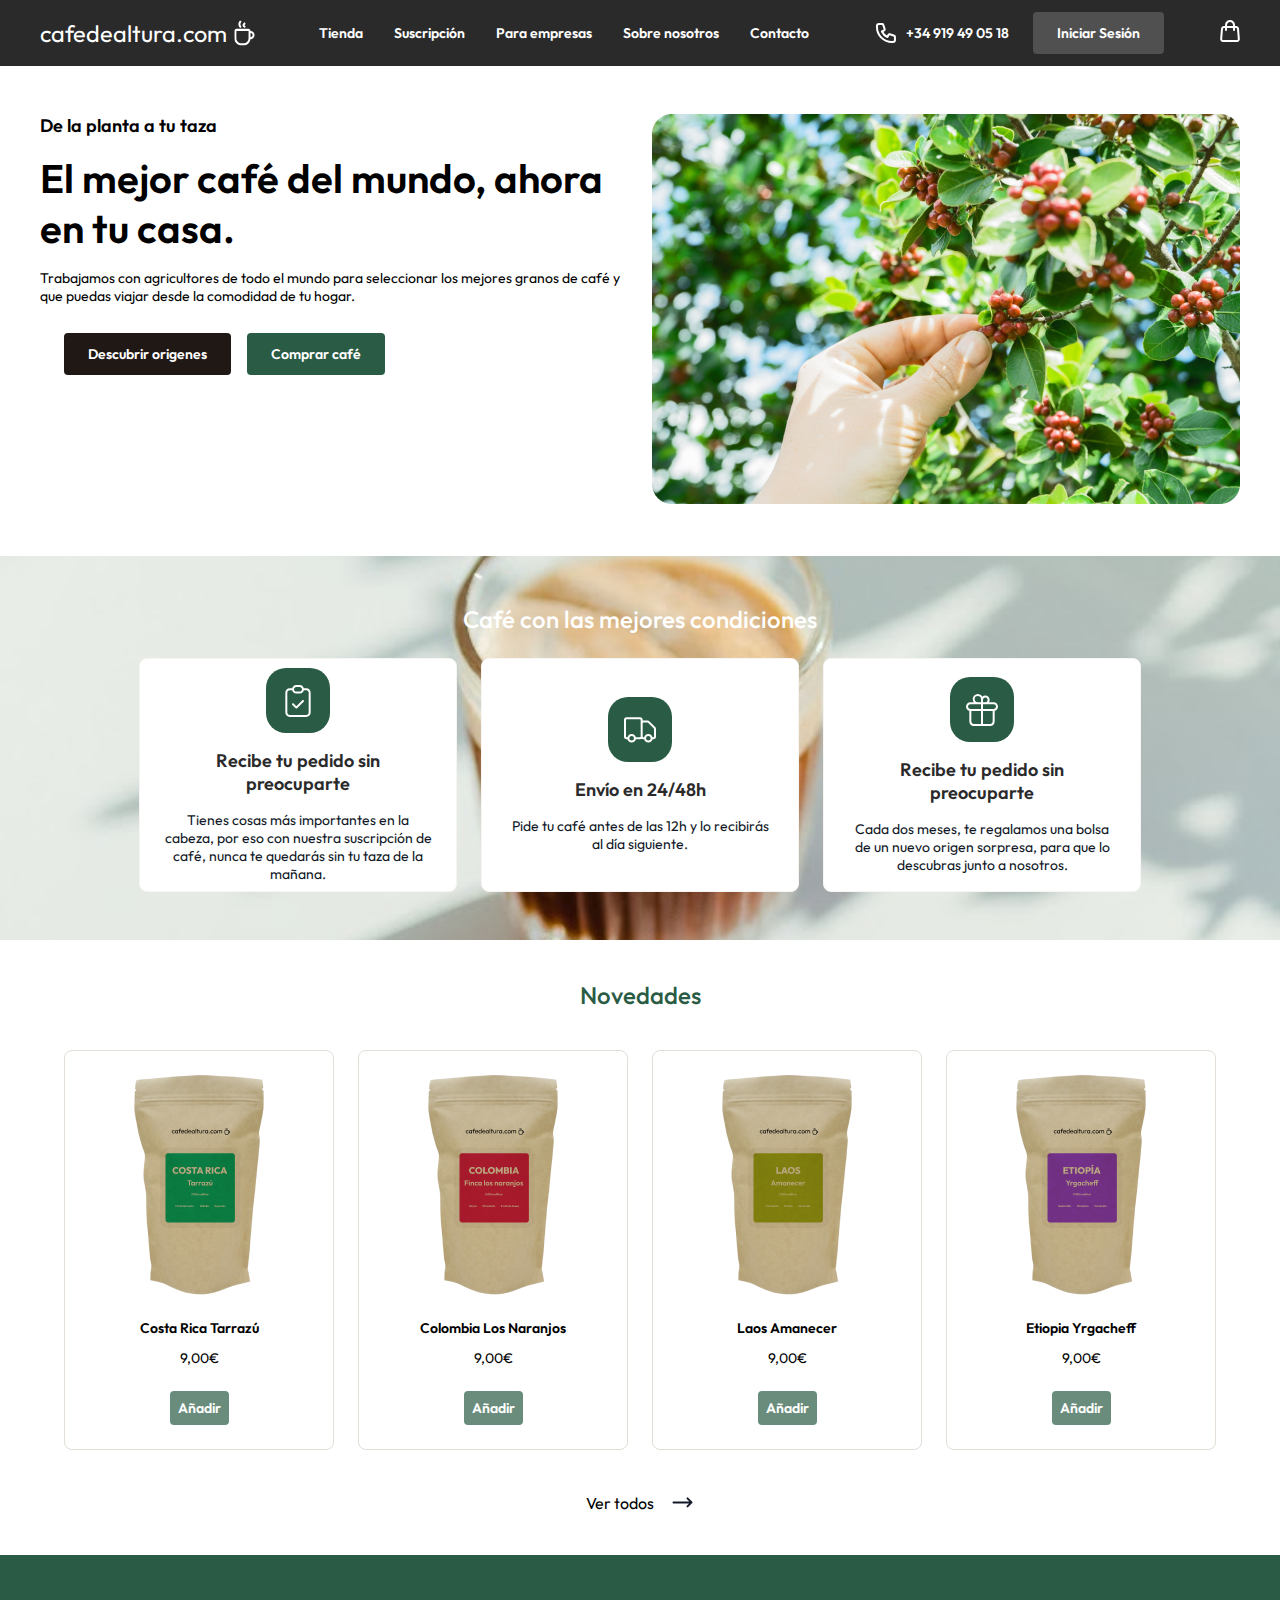
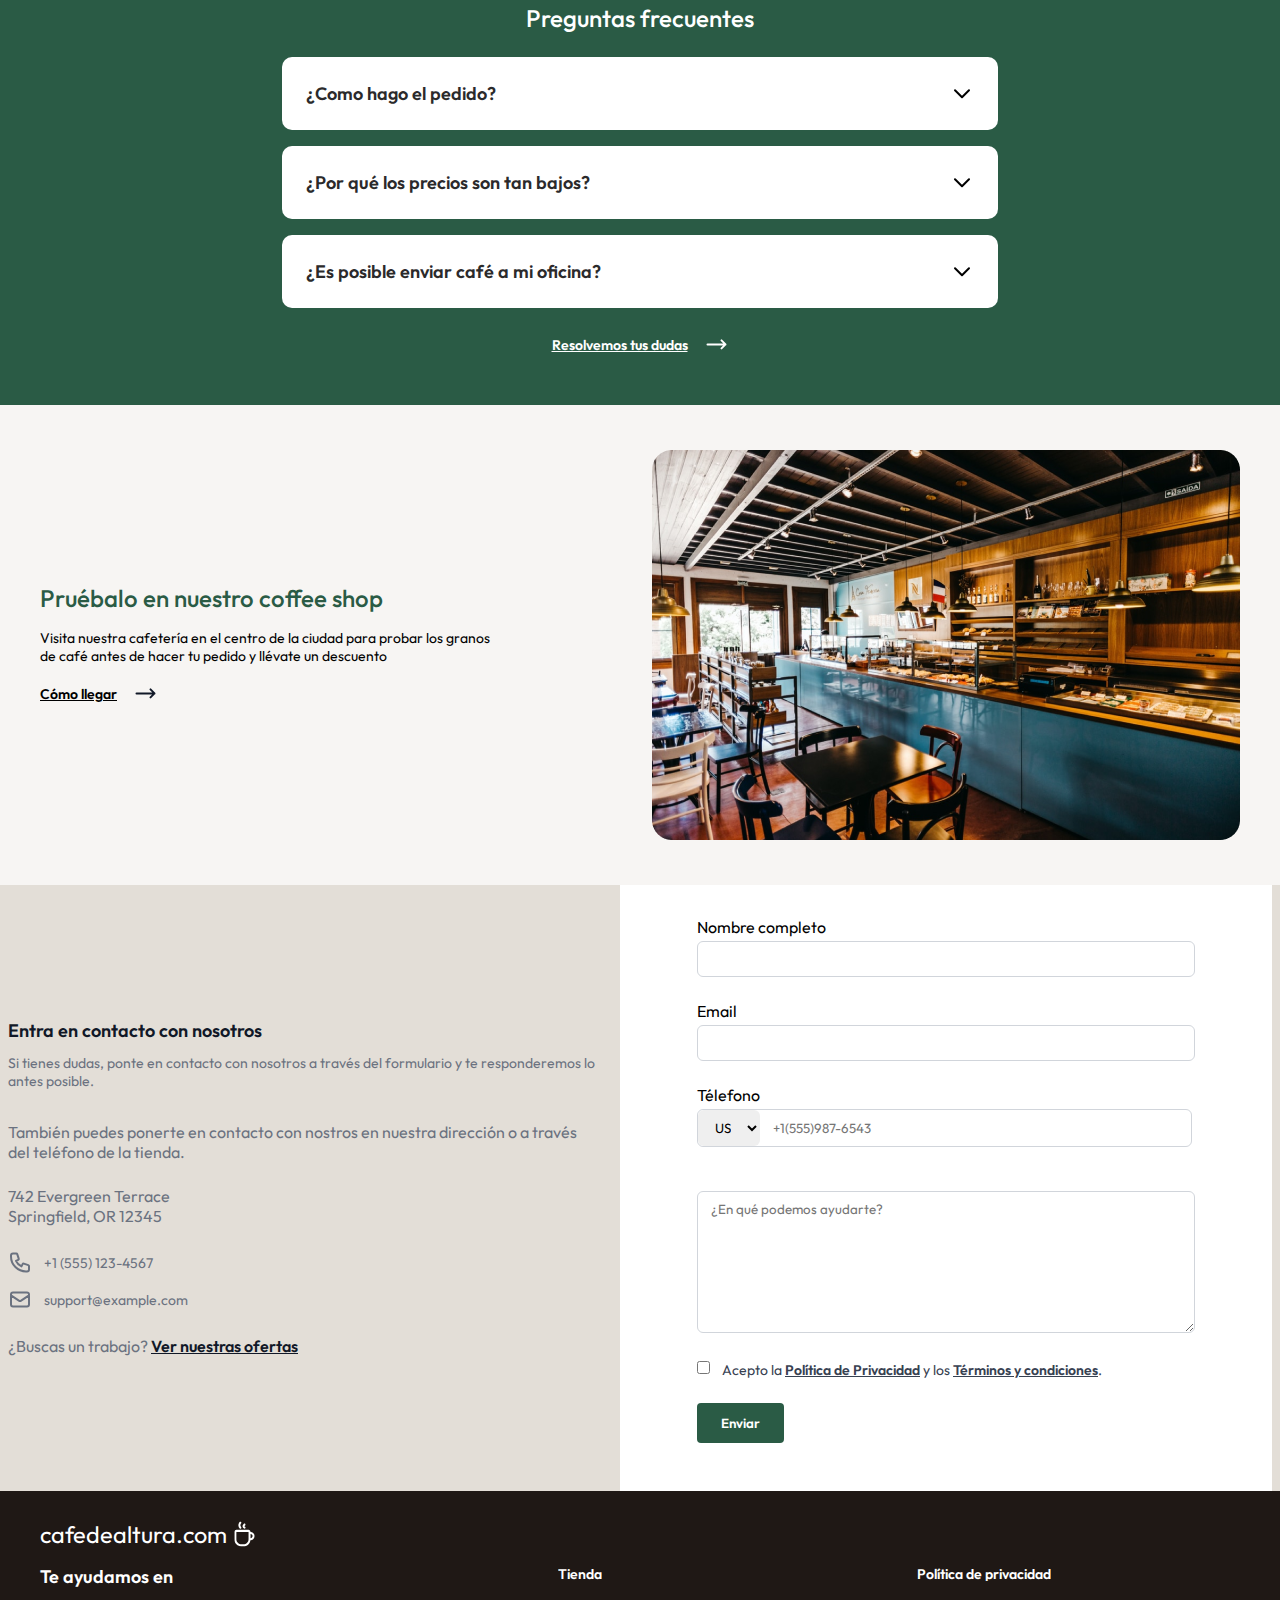
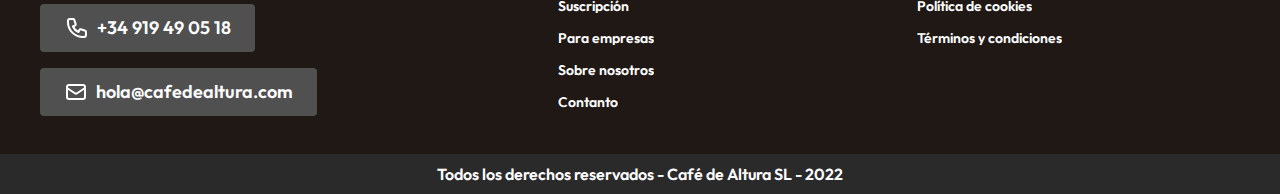
<file: index.html>
<!DOCTYPE html>
<html lang="en">

<head>
    <meta charset="UTF-8">
    <meta name="viewport" content="width=device-width, initial-scale=1.0">
    <title>Cafe de Altura</title>
    <link rel="shortcut icon" href="favicon/favicon.ico" type="image/x-icon">
    <link rel="stylesheet" href="style.css">
</head>

<body>


    <!-- Header (Barra de navegacion) -->


    <header>
        <nav class="nav flex">

            <a href="index.html" class="navLogo flex">
                <p class="logo">cafedealtura.com</p>
                <img src="images/icons/coffe_white.svg" alt="logo cafedealtura">
            </a>

            <ul class="navLinks hoverLinks flex">
                <li><a href="pages/shop.html">Tienda</a></li>
                <li><a href="">Suscripción</a></li>
                <li><a href="">Para empresas</a></li>
                <li><a href="">Sobre nosotros</a></li>
                <li><a href="">Contacto</a></li>
            </ul>
            <div class="telefonoNav flex">
                <a href="tel:+34919490518" class="flex">
                    <p class="gapTelefonoNav flex"><img src="images/icons/phone_white.svg" alt="phone_white">+34 919 49 05 18</p>
                </a>
                <button class="botonSesion logo">Iniciar Sesión</button>
            </div>

            
            <!-- <img src="images/icons/moon.svg" alt="Tema oscuro" class="sizeMoon" id="cambiar-tema"> -->
              

            <a href="pages/basket.html"><img src="images/icons/basket_white.svg" alt="basket_white"></a>
            
        </nav>
    </header>


    <!-- Primera parte del body (1er div) -->


    <div class="div1 flex">
        <div class="div1interior flex column">
            <h2>De la planta a tu taza</h2>
            <h1>El mejor café del mundo, ahora en tu casa.</h1>
            <p>Trabajamos con agricultores de todo el mundo para seleccionar los mejores granos de café y que puedas
                viajar desde la comodidad de tu hogar.</p>
            <div class="botonDiv1 flex">
                <button class="botonDiv2 botonDiv1color1 pointer">Descubrir origenes</button>
                <a href="pages/shop.html"><button class="botonDiv3 botonDiv1color2 pointer">Comprar café</button></a>
            </div>
        </div>
        <div>
            <img src="images/photos/ArbolCafe.png" alt="Arbol de café">
        </div>
    </div>



    <!-- Segundo div (cards) -->





    <div>
        <div class="divCards flex column centerItems">

            <h2>Café con las mejores condiciones</h2>


            <div class="divCardsTarjetas flex">
                <div class="card flex column centerItems">
                    <img src="images/icons/clipboardCheck_white.svg" alt="Check Pizara" class="cardCuadro flex column">
                    <p class="cardTitulo">Recibe tu pedido sin preocuparte</p>
                    <p class="cardParrafo">Tienes cosas más importantes en la cabeza, por eso con nuestra suscripción de
                        café, nunca te quedarás sin tu taza de la mañana. </p>
                </div>

                <div class="card flex column centerItems">
                    <img src="images/icons/truck_white.svg" alt="Camion blanco" class="cardCuadro flex column">
                    <p class="cardTitulo">Envío en 24/48h</p>
                    <p class="cardParrafo">Pide tu café antes de las 12h y lo recibirás al día siguiente.</p>
                </div>

                <div class="card flex column centerItems">
                    <img src="images/icons/gift_white.svg" alt="Regalo blanco" class="cardCuadro flex column">
                    <p class="cardTitulo">Recibe tu pedido sin preocuparte</p>
                    <p class="cardParrafo">Cada dos meses, te regalamos una bolsa de un nuevo origen sorpresa, para que
                        lo descubras junto a nosotros.</p>
                </div>
            </div>
        </div>
    </div>




    <!-- Tercer div (producto) -->


    <div class="divProducto flex column">
        <h2 class="novedades">Novedades</h2>
        <div class="divContenedorProducto flex">
            <div class="producto flex column centerItems">
                <img src="images/products/costaRicaTarrazu.png" alt="Costa Rica Tarrazu">
                <div class="nombrePrecio flex column">
                    <p class="nombre">Costa Rica Tarrazú</p>
                    <p class="precio">9,00€</p>
                </div>
                <button class="botonAnadir">Añadir</button>
            </div>
            <div class="producto flex column centerItems">
                <img src="images/products/colombiaLosNaranjos.png" alt="">
                <div class="nombrePrecio flex column center">
                    <p class="nombre">Colombia Los Naranjos</p>
                    <p class="precio">9,00€</p>
                </div>
                <button class="botonAnadir">Añadir</button>
            </div>
            <div class="producto flex column centerItems">
                <img src="images/products/laosAmanecer.png" alt="">
                <div class="nombrePrecio flex column center">
                    <p class="nombre">Laos Amanecer</p>
                    <p class="precio">9,00€</p>
                </div>
                <button class="botonAnadir">Añadir</button>
            </div>
            <div class="producto flex column centerItems">
                <img src="images/products/etiopiaYrgacheff.png" alt="">
                <div class="nombrePrecio flex column center">
                    <p class="nombre">Etiopia Yrgacheff</p>
                    <p class="precio">9,00€</p>
                </div>
                <button class="botonAnadir">Añadir</button>
            </div>
        </div>
        <div class="verTodos flex centerItems">
            <a href="pages/shop.html">
                <p>Ver todos</p>
            </a>
            <img src="images/icons/rightArrow_black.svg" alt="Flecha siguiente">
        </div>
    </div>


    <!-- Cuarto div (Preguntas Frecuentes) -->


    <div class="divPreguntas flex column centerItems">
        <h2>Preguntas frecuentes</h2>



        <div class="divPreguntasCards flex column startItems">
            <div class="preguntasCards flex column startItems pointer">
                <div class="preguntasCardsTitulo flex centerItems noOculto">
                    <h3>¿Como hago el pedido?</h3>
                    <img src="images/icons/desplegable_black.svg" alt="flechas negra hacia abajo">
                </div>
                <div class="preguntasCardsDivisor oculto1"></div>
                <p class="parrafoCardPreguntas oculto2">Selecciona el café que desees probar y completa el proceso de
                    compra. Si lo prefieres, te preguntaremos cada cuánto quieres que te lo mandemos a casa y así nunca
                    te quedarás sin café.</p>
            </div>


            <div class="preguntasCards flex column startItems pointer">
                <div class="preguntasCardsTitulo flex centerItems noOculto">
                    <h3>¿Por qué los precios son tan bajos?</h3>
                    <img src="images/icons/desplegable_black.svg" alt="flechas negra hacia abajo">
                </div>
                <div class="preguntasCardsDivisor oculto1"></div>
                <p class="parrafoCardPreguntas oculto2">Viajamos constantemente para encontrar los mejores granos y a
                    los agricultores más exigentes. Si podemos ofrecerte estos precios es porque tratamos directamente
                    con los productores de café, sin intermediarios. Así obtenemos el mejor precio para ti y la persona
                    que está detrás de los granos de café recibe el mayor beneficio posible.</p>
            </div>


            <div class="preguntasCards flex column startItems pointer">
                <div class="preguntasCardsTitulo flex centerItems noOculto">
                    <h3>¿Es posible enviar café a mi oficina?</h3>
                    <img src="images/icons/desplegable_black.svg" alt="flechas negra hacia abajo">
                </div>
                <div class="preguntasCardsDivisor oculto1"></div>
                <p class="parrafoCardPreguntas oculto2">Cualquier sitio que disponga de una dirección postal y este
                    dentro del territorio nacional es valido para la entrega de nuestro café, no importa si es su
                    oficina o su fabrica de pelucas.</p>
            </div>

        </div>




        <div class="verTodos flex centerItems">
            <a href="">
                <p class="resolvemosTusDudas">Resolvemos tus dudas</p>
            </a>
            <img src="images/icons/rightArrow_white.svg" alt="Flecha siguiente">
        </div>
    </div>



    <!-- Quinto div (Pruebalo en nuestro Coffe shop) -->



    <div class="divCafeteria flex">
        <div class="divCafeteriaInterior flex">
            <div class="divCafeteriaInterior2 flex column startItems">
                <h2>Pruébalo en nuestro coffee shop</h2>
                <p>Visita nuestra cafetería en el centro de la ciudad para probar los granos de café antes de hacer tu
                    pedido y llévate un descuento</p>
                <div class="gapCafeteria flex centerItems">
                    <a href="">Cómo llegar</a>
                    <img src="images/icons/rightArrow_black.svg" alt="flecha a la derecha">
                </div>
            </div>
            <img src="images/photos/Cafeteria.png" alt="Cafetaria">
        </div>
    </div>



    <!-- Sexto div (Contacto) -->



    <div class="divContactoFuera flex">

        <div class="divContactoDentro flex">
            <div class="divContactoIzquierda flex column">
                <div class="divContactoIzquierdaTitulo flex column">
                    <h3>Entra en contacto con nosotros</h3>
                    <p>Si tienes dudas, ponte en contacto con nosotros a través del formulario y te responderemos lo
                        antes posible.</p>
                </div>

                <div class="divContactoIzquierdaDatos flex column">
                    <p>También puedes ponerte en contacto con nostros en nuestra dirección o a través del teléfono de la
                        tienda.</p>
                    <div>
                        <P>742 Evergreen Terrace</P>
                        <P>Springfield, OR 12345</P>
                    </div>
                    <div class="divContactoIzquierdaTelefonoEmail flex column">
                        <div class="divContactoIzquierdaTelefono flex">
                            <img src="images/icons/phone_grey.svg" alt="telefono gris">
                            <p>+1 (555) 123-4567</p>
                        </div>
                        <div class="divContactoIzquierdaTelefono flex">
                            <img src="images/icons/mail_grey.svg" alt="correo gris">
                            <p>support@example.com</p>
                        </div>
                    </div>
                    <p>¿Buscas un trabajo? <span class="spanLink"><a href="">Ver nuestras ofertas</a></span></p>
                </div>
            </div>



            <div class="divContactoFormularioFuera flex column">

                <form class="divContactoFormularioDentro flex column" action="" method="post">

                    
                    <div class="formularioNombre">
                        <label for="nombre">Nombre completo</label>
                        <input type="text" name="nombre" class="formularioNombreInput">
                    </div>

                    <div class="formularioNombre">
                        <label for="email">Email</label>
                        <input type="email" name="telefono" class="formularioNombreInput">
                    </div>

                    <div class="formularioNombre">
                        <label for="telefono">Télefono</label>
                        <div class="bordeTelefono flex">
                            
                                <select name="pais" id="pais" class="telefonoSelector">
                                    <option value="US">US</option>
                                    <option value="ES">ES</option>
                                </select>
                                
                            
                            <input type="tel" name="numero" placeholder="+1(555)987-6543" class="telefonoAncho telefonoSelector">
                        </div>
                    </div>

                    <div class="formularioAreaTextoVacio">
                        <label for="textarea"></label>
                        <br>
                        <textarea class="textArea" name="ayuda" id="ayuda" cols="30" rows="10" placeholder="¿En qué podemos ayudarte?"></textarea>
                    </div>

                    <div class="checkBoxPolitica">
                        <input type="checkbox" name="politica" id="politica">
                        <p>Acepto la <span class="spanPolitica">Política de Privacidad</span> y los <span class="spanPolitica">Términos y condiciones</span>.</p>
                    </div>

                    <button class="botonEnviar"><a href="">Enviar</a></button>

                </form>

            </div>
        </div>

    </div>



    <!-- Septimo div Footer -->



    <div class="footerFuera">

        <div class="footerDentro">

            <a href="index.html" class="navLogo flex">
                <p class="logoFooter">cafedealtura.com</p>
                <img src="images/icons/coffe_white.svg" alt="logo">
            </a>

            <div class="footerDentroAbajo">

                <div class="footerTeAyudamos">
                    <p>Te ayudamos en</p>

                    <a href="tel: +34 919 49 05 18" class="botonTelefono">
                        <img src="images/icons/phone_white.svg" alt="">
                        <p>+34 919 49 05 18</p>
                    </a>

                    <a href="mailto: hola@cafedealtura.com" class="botonTelefono">
                        <img src="images/icons/mail_white.svg" alt="">
                        <p>hola@cafedealtura.com</p>
                    </a>


                </div>
                
                
                <div class="linksFooter1">
                    <a href=""><p>Tienda</p></a>
                    <a href=""><p>Suscripción</p></a>
                    <a href=""><p>Para empresas</p></a>
                    <a href=""><p>Sobre nosotros</p></a>
                    <a href=""><p>Contanto</p></a>

                </div>
                
                
                <div class="linksFooter2">
                    <a href=""><p>Política de privacidad</p></a>
                    <a href=""><p>Política de cookies</p></a>
                    <a href=""><p>Términos y condiciones</p></a>
                </div>


            </div>

        </div>
        
        <div class="footerDerechosReservados">
            <p>Todos los derechos reservados - Café de Altura SL - 2022</p>
        </div>

    </div>


<script src="temaoscuro.js"></script>

</body>

</html>
</file>
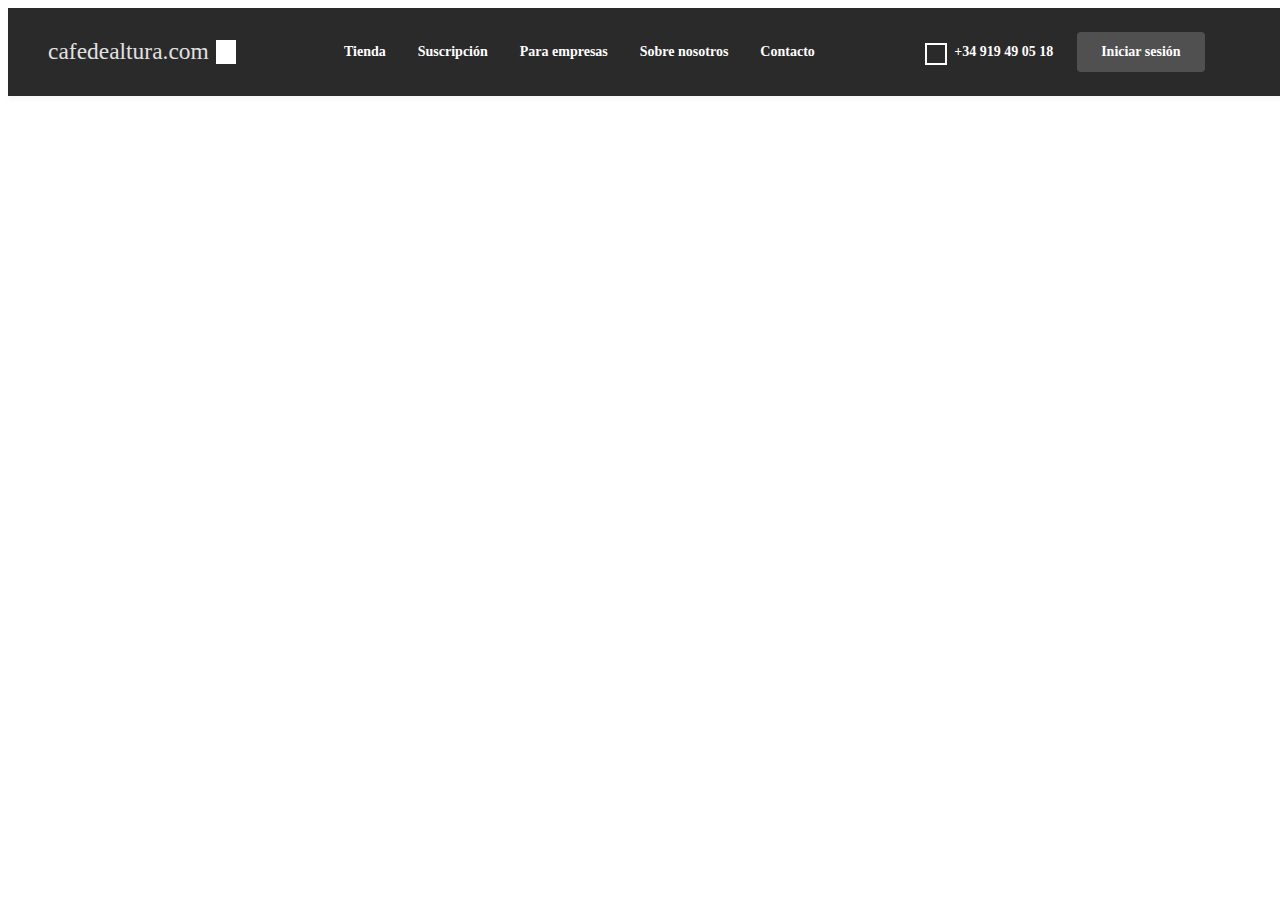
<file: prueba.html>
<!DOCTYPE html>
<html lang="en">
<head>
    <meta charset="UTF-8">
    <meta name="viewport" content="width=device-width, initial-scale=1.0">
    <title>Document</title>
</head>
<body>
    <div style="width: 1280px; height: 64px; padding-left: 40px; padding-right: 40px; padding-top: 12px; padding-bottom: 12px; background: #2B2A2B; box-shadow: 0px 4px 4px rgba(0, 0, 0, 0.03); justify-content: space-between; align-items: center; display: inline-flex">
        <div style="justify-content: flex-start; align-items: center; gap: 7.33px; display: flex">
          <div style="opacity: 0.86; color: white; font-size: 23.46px; font-family: Outfit; font-weight: 400; line-height: 35.19px; word-wrap: break-word">cafedealtura.com</div>
          <div style="width: 20.53px; height: 24.93px; position: relative">
            <div style="width: 20.29px; height: 24.95px; left: -0px; top: -0.02px; position: absolute; background: white"></div>
          </div>
        </div>
        <div style="justify-content: flex-start; align-items: flex-start; gap: 16px; display: flex">
          <div style="padding: 8px; justify-content: flex-start; align-items: flex-start; gap: 8px; display: flex">
            <div style="color: white; font-size: 14px; font-family: Outfit; font-weight: 600; line-height: 16px; word-wrap: break-word">Tienda</div>
          </div>
          <div style="padding: 8px; justify-content: flex-start; align-items: flex-start; gap: 8px; display: flex">
            <div style="color: white; font-size: 14px; font-family: Outfit; font-weight: 600; line-height: 16px; word-wrap: break-word">Suscripción</div>
          </div>
          <div style="padding: 8px; justify-content: flex-start; align-items: flex-start; gap: 8px; display: flex">
            <div style="color: white; font-size: 14px; font-family: Outfit; font-weight: 600; line-height: 16px; word-wrap: break-word">Para empresas</div>
          </div>
          <div style="padding: 8px; justify-content: flex-start; align-items: flex-start; gap: 8px; display: flex">
            <div style="color: white; font-size: 14px; font-family: Outfit; font-weight: 600; line-height: 16px; word-wrap: break-word">Sobre nosotros</div>
          </div>
          <div style="padding: 8px; justify-content: flex-start; align-items: flex-start; gap: 8px; display: flex">
            <div style="color: white; font-size: 14px; font-family: Outfit; font-weight: 600; line-height: 16px; word-wrap: break-word">Contacto</div>
          </div>
        </div>
        <div style="justify-content: flex-start; align-items: center; gap: 24px; display: flex">
          <div style="justify-content: flex-start; align-items: center; gap: 8px; display: flex">
            <div style="width: 24px; height: 24px; position: relative">
              <div style="width: 18px; height: 18px; left: 3px; top: 3px; position: absolute; border: 2px white solid"></div>
            </div>
            <div style="color: white; font-size: 14px; font-family: Outfit; font-weight: 600; line-height: 16px; word-wrap: break-word">+34 919 49 05 18</div>
          </div>
          <div style="padding-left: 24px; padding-right: 24px; padding-top: 12px; padding-bottom: 12px; background: #515051; border-radius: 4px; justify-content: flex-start; align-items: flex-start; gap: 8px; display: flex">
            <div style="color: white; font-size: 14px; font-family: Outfit; font-weight: 600; line-height: 16px; word-wrap: break-word">Iniciar sesión</div>
          </div>
        </div>
        <div style="width: 24px; height: 24px; justify-content: center; align-items: center; display: flex">
          <div style="width: 24px; height: 24px; padding-left: 3.17px; padding-right: 3.17px; padding-top: 2px; padding-bottom: 2px; justify-content: center; align-items: center; display: inline-flex">
            <div style="width: 17.66px; height: 20px; position: relative">
              <div style="width: 17.66px; height: 14px; left: 0px; top: 6px; position: absolute; border: 2px white solid"></div>
              <div style="width: 8px; height: 9px; left: 4.83px; top: 0px; position: absolute; border: 2px white solid"></div>
            </div>
          </div>
        </div>
      </div>
      
</body>
</html>
</file>
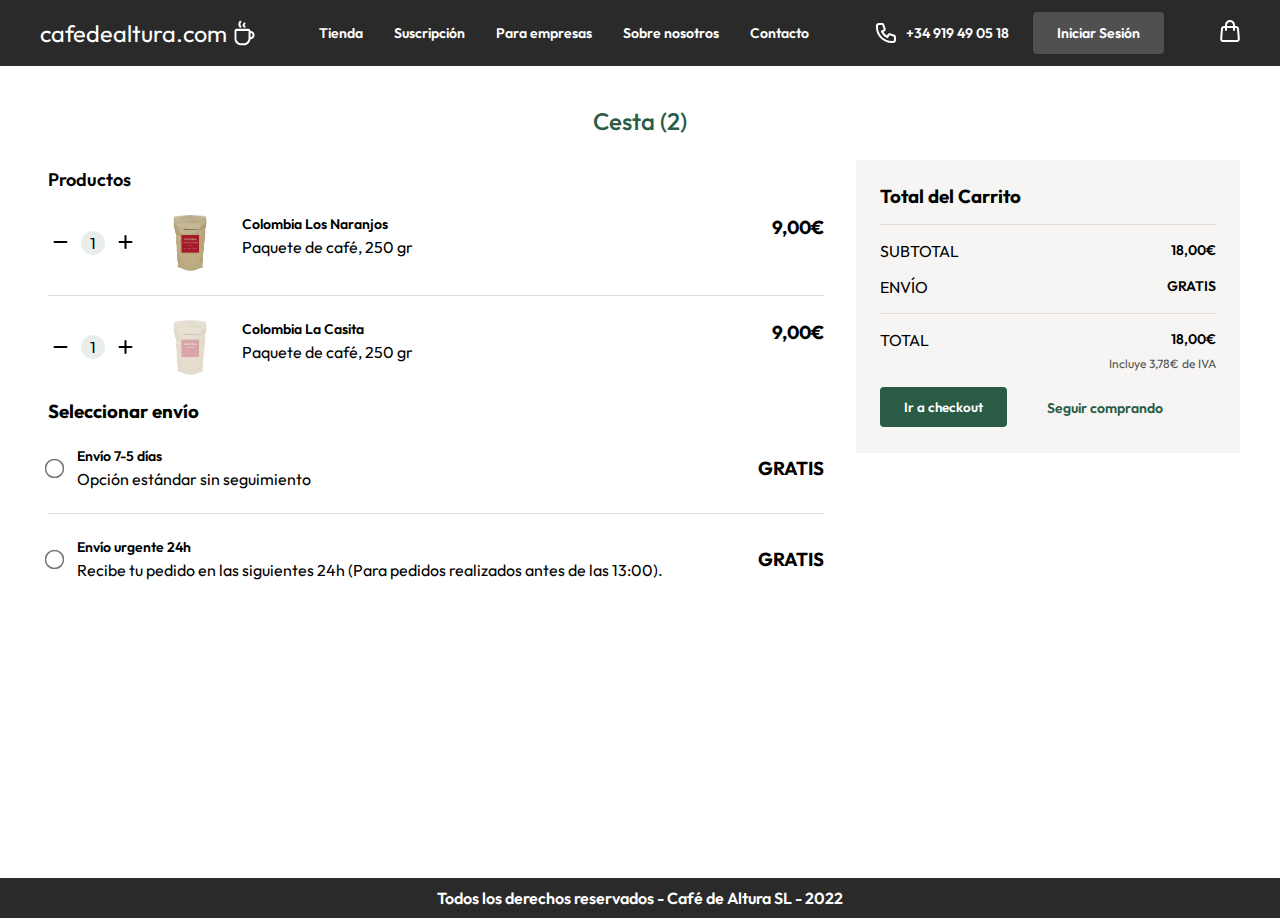
<file: pages/basket.html>
<!DOCTYPE html>
<html lang="en">

<head>
    <meta charset="UTF-8">
    <meta name="viewport" content="width=device-width, initial-scale=1.0">
    <title>Cesta - Café de Altura</title>
    <link rel="stylesheet" href="../style.css">
    <link rel="shortcut icon" href="../favicon/favicon.ico" type="image/x-icon">
</head>

<body>

    <!-- Nav -->



    <header>

        <nav class="nav flex">

            <a href="../index.html" class="navLogo flex">
                <p class="logo">cafedealtura.com</p>
                <img src="../images/icons/coffe_white.svg" alt="logo cafedealtura">
            </a>

            <ul class="navLinks hoverLinks flex">
                <li><a href="">Tienda</a></li>
                <li><a href="pages/shop.html">Suscripción</a></li>
                <li><a href="">Para empresas</a></li>
                <li><a href="">Sobre nosotros</a></li>
                <li><a href="">Contacto</a></li>
            </ul>
            <div class="telefonoNav flex">
                <a href="tel:+34919490518" class="flex">
                    <p class="gapTelefonoNav flex"><img src="../images/icons/phone_white.svg" alt="phone_white">+34 919 49 05 18</p>
                </a>
                <button class="botonSesion logo">Iniciar Sesión</button>
            </div>
            <a href="basket.html"><img src="../images/icons/basket_white.svg" alt="basket_white"></a>
        </nav>
    </header>


    <!-- Cestas -->



    <div class="divCestaFuera">
        <h2 class="cestaCSS">Cesta (2)</h2>

        <div class="divCestaDentro">

            <div class="divCestaDentroIzquierda">

                <h3 class="tituloCestaCSS">Productos</h3>

                <div class="divCestaProducto">

                    <div class="selectorCantidad">
                        <img src="../images/icons/simboloNegativo.svg" alt="menos" class="pointer">
                        <div class="cantidadCirculo">1</div>
                        <img src="../images/icons/simboloPositivo.svg" alt="mas" class="pointer">
                    </div>


                    <img src="../images/products/colombiaLosNaranjos.png" alt="produccto"
                        class="divCestaProductoImagen">
                    <div class="divCestaProductoNombre">
                        <p class="nombreProductoCSS">Colombia Los Naranjos</p>
                        <p>Paquete de café, 250 gr</p>
                    </div>
                    <h3>9,00€</h3>

                </div>

                <div class="divCestaDivisor"></div>

                <div class="divCestaProducto">

                    <div class="selectorCantidad">
                        <img src="../images/icons/simboloNegativo.svg" alt="menos" class="pointer">
                        <div class="cantidadCirculo">1</div>
                        <img src="../images/icons/simboloPositivo.svg" alt="mas" class="pointer">
                    </div>


                    <img src="../images/products/colombiaLacasita.png" alt="produccto" class="divCestaProductoImagen">
                    <div class="divCestaProductoNombre">
                        <p class="nombreProductoCSS">Colombia La Casita</p>
                        <p>Paquete de café, 250 gr</p>
                    </div>
                    <h3>9,00€</h3>

                </div>

                <h3>Seleccionar envío</h3>

                <div class="tipoEnvio">

                    <input type="radio" class="radioCSS">
                    <div class="tipoEnvioCentro">
                        <p class="opcionesEnvioCSS">Envío 7-5 días</p>

                        <p>Opción estándar sin seguimiento</p>
                    </div>
                    <h3>GRATIS</h3>


                </div>

                <div class="divCestaDivisor"></div>

                <div class="tipoEnvio">

                    <input type="radio" class="radioCSS">
                    <div class="tipoEnvioCentro">
                        <p class="opcionesEnvioCSS">Envío urgente 24h</p>

                        <p>Recibe tu pedido en las siguientes 24h (Para pedidos realizados antes de las 13:00).</p>
                    </div>
                    <h3>GRATIS</h3>

                </div>






            </div>





            <div class="divCestaDentroDerecha">

                <div class="divCestaDentroDerechaArriba">

                    <h3>Total del Carrito</h3>



                    <div class="divCestaDerechaDivisor"></div>



                    <div class="divCestaDentroDerechaTotales">
                        <p>SUBTOTAL</p>
                        <p class="cestaPrecios">18,00€</p>
                    </div>


                    <div class="divCestaDentroDerechaTotales">
                        <p>ENVÍO</p>
                        <p class="cestaPrecios">GRATIS</p>
                    </div>


                    <div class="divCestaDerechaDivisor"></div>


                    <div class="divCestaDentroDerechaTotales">

                        <p>TOTAL</p>

                        <div class="totalTotal">

                            <p class="cestaPrecios">18,00€</p>

                            <p id="totalIva">Incluye 3,78€ de IVA</p>

                        </div>

                    </div>



                </div>



                <div class="divCestaDentroDerechaAbajo">

                    <a href="checkout.html"><button class="botonCheckout">Ir a checkout</button></a>

                    <a href="shop.html"><button class="seguirComprando">Seguir comprando</button></a>

                </div>


            </div>


        </div>



    </div>




    <!-- Footer -->



    <div class="footerDerechosReservados">
        <p>Todos los derechos reservados - Café de Altura SL - 2022</p>
    </div>


</body>

</html>
</file>
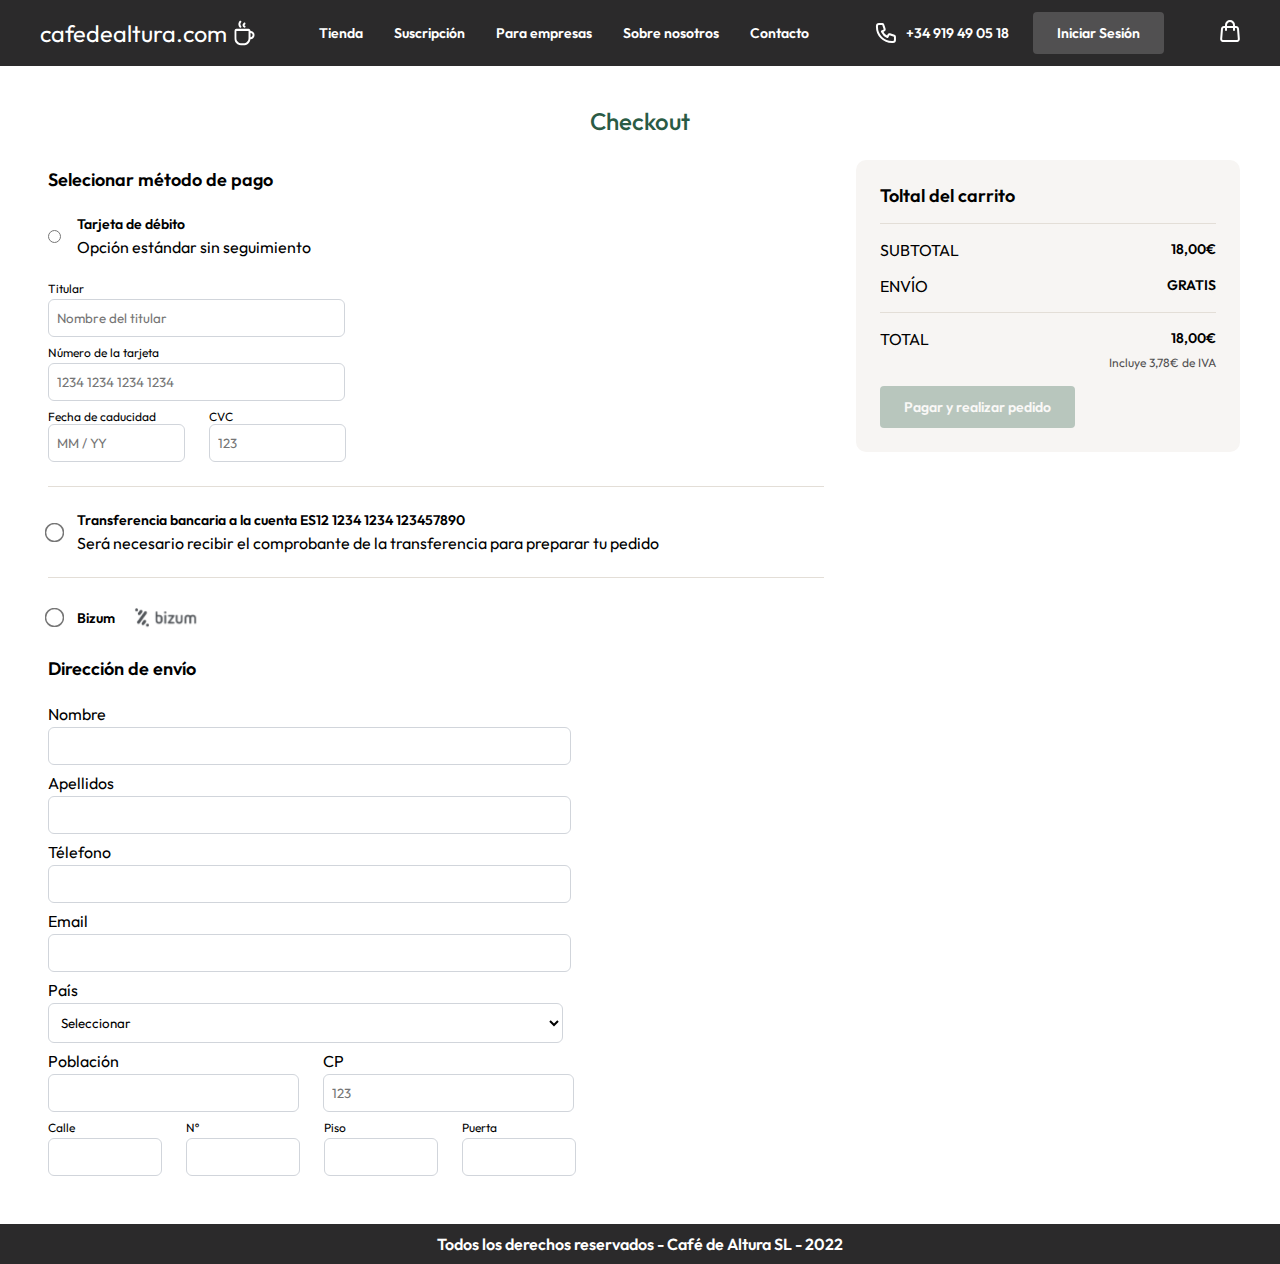
<file: pages/checkout.html>
<!DOCTYPE html>
<html lang="en">
<head>
    <meta charset="UTF-8">
    <meta name="viewport" content="width=device-width, initial-scale=1.0">
    <title>Checkout - Café de Altura</title>
    <link rel="stylesheet" href="../style.css">
    <link rel="shortcut icon" href="../favicon/favicon.ico" type="image/x-icon">
</head>
<body>
    
    <!-- Header (NAV) -->


    <header>

        <nav class="nav flex">

            <a href="../index.html" class="navLogo flex">
                <p class="logo">cafedealtura.com</p>
                <img src="../images/icons/coffe_white.svg" alt="logo cafedealtura">
            </a>

            <ul class="navLinks hoverLinks flex">
                <li><a href="">Tienda</a></li>
                <li><a href="pages/shop.html">Suscripción</a></li>
                <li><a href="">Para empresas</a></li>
                <li><a href="">Sobre nosotros</a></li>
                <li><a href="">Contacto</a></li>
            </ul>
            <div class="telefonoNav flex">
                <a href="tel:+34919490518" class="flex">
                    <p class="gapTelefonoNav flex"><img src="../images/icons/phone_white.svg" alt="phone_white">+34 919 49 05 18</p>
                </a>
                <button class="botonSesion logo">Iniciar Sesión</button>
            </div>
            <a href="basket.html"><img src="../images/icons/basket_white.svg" alt="basket_white"></a>
        </nav>
    </header>



    <!-- Cuerpo de la web (DIV PRINCIPAL) -->





    <div class="divCheckoutFuera">

        <h2 class="tituloCheckout">Checkout</h2>
        




        
        <div class="divCheckoutDentro">


            <div class="divCheckoutDentroIzquierda">

                <h3 class="totalCarritoCSS">Selecionar método de pago</h3>


                
                <div class="tarjetaDebito">

                    <input type="radio">
                    <div class="tarjetaDebitoDentro">

                        <p class="subtotalCSS">Tarjeta de débito</p>
                        
                        <p>Opción estándar sin seguimiento</p>

                    </div>
                    <!-- <div class="tarjetaDebitoFinalVacio"></div> -->


                </div>
                


                <div class="formularioTarjeta">

                    <div class="formularioTarjetaNombre">

                        <p class="datosTarjetaCSS">Titular</p>
                        
                        <input type="text" placeholder="Nombre del titular" class="formularioBoxNombre"></input>

                    </div>
                    
                    <div class="formularioTarjetaNombre">

                        <p class="datosTarjetaCSS">Número de la tarjeta</p>
                        
                        <input type="text" placeholder="1234 1234 1234 1234" class="formularioBoxNombre"></input>

                    </div>
                    
                    <div class="formularioBoxTarjetaFuera">

                        <div class="formularioBoxTarjetaDentro">

                            <p class="datosTarjetaCSS">Fecha de caducidad</p>

                            <input type="text" class="boxTarjeta" placeholder="MM / YY">

                        </div>
                        
                        
                        <div class="formularioBoxTarjetaDentro">

                            <p class="datosTarjetaCSS">CVC</p>

                            <input type="text" class="boxTarjeta" placeholder="123">

                        </div>

                    </div>
                    

                </div>
                


                <div class="divisorCheckout"></div>
                


                <div class="datosTransferencia">

                    <input type="radio" class="radioCSS">

                    <div class="transferenciaDentro">
                        <p class="subtotalCSS">Transferencia bancaria a la cuenta ES12 1234 1234 123457890</p>

                        <p>Será necesario recibir el comprobante de la transferencia para preparar tu pedido</p>

                    </div>

                </div>
                


                
                <div class="divisorCheckout"></div>
                


                <div class="divBizum"   >

                    <input type="radio" class="radioCSS">

                    <p class="subtotalCSS">Bizum</p>

                    <img src="../images/icons/bizum.svg" alt="bizum">

                </div>
                
                
                
                <h3 class="totalCarritoCSS">Dirección de envío</h3>
                
                
                
                <div class="formularioEnvioFuera">

                    <div class="formularioEnvioDentro">
                        <p>Nombre</p>
                        
                        <input type="text" class="boxDireccion">
                    </div>

                    <div class="formularioEnvioDentro">
                        <p>Apellidos</p>
                        
                        <input type="text" class="boxDireccion">
                    </div>

                    <div class="formularioEnvioDentro">
                        <p>Télefono</p>
                        
                        <input type="text" class="boxDireccion">
                    </div>

                    <div class="formularioEnvioDentro">
                        <p>Email</p>
                        
                        <input type="email" class="boxDireccion">
                    </div>

                    <div class="formularioEnvioDentro">
                        <p>País</p>
                        
                        <select name="pais" id="pais"  class="boxDireccion1">
                            <option value="Default">Seleccionar</option>
                            <option value="españa">España</option>
                        </select>
                    </div>

                    <div class="poblacion">

                        <div class="poblacionDentro">

                            <p>Población</p>

                            <input type="text" class="poblacion1Box">

                        </div>
                        
                        <div class="poblacionDentro">

                            <p>CP</p>

                            <input type="text" class="poblacion1Box" placeholder="123">

                        </div>

                    </div>


                    <div class="calleFuera">

                        <div class="calleDentro">
                            <p class="datosNombreCSS">Calle</p>

                            <input type="text" class="poblacionBox">
                        </div>
                        <div class="calleDentro">
                            <p class="datosNombreCSS">Nº</p>

                            <input type="text" class="poblacionBox">
                        </div>
                        <div class="calleDentro">
                            <p class="datosNombreCSS">Piso</p>

                            <input type="text" class="poblacionBox">
                        </div>
                        <div class="calleDentro">
                            <p class="datosNombreCSS">Puerta</p>

                            <input type="text" class="poblacionBox">
                        </div>


                    </div>



                </div>


            </div>
            
            


            <div class="divCheckoutTotal">

                <div class="totalDentro">
                    <h3 class="totalCarritoCSS">Toltal del carrito</h3>
                    <div class="divisorTotalCarrito"></div>
                    <div class="subtotal">
                        <p>SUBTOTAL</p>
                        
                        <p class="subtotalCSS">18,00€</p>
                    </div>
                    <div class="subtotal">
                        <p>ENVÍO</p>
                        
                        <p class="subtotalCSS">GRATIS</p>

                    </div>
                    <div class="divisorTotalCarrito"></div>
                    <div class="totalEnvio">
                        <p>TOTAL</p>
                        
                        <div class="precioEnvioTotal">
                            <p class="subtotalCSS">18,00€</p>

                            <p class="incluyeIvaCSS">Incluye 3,78€ de IVA</p>
                        </div>

                    </div>
                </div>
                
                
                
                <a href="success.html"><div class="botonPagar">Pagar y realizar pedido</div></a>
                
    
            </div>


        </div>


    </div>


    <!-- Footer -->


    <div class="footerDerechosReservados">
        <p>Todos los derechos reservados - Café de Altura SL - 2022</p>
    </div>




</body>
</html>
</file>
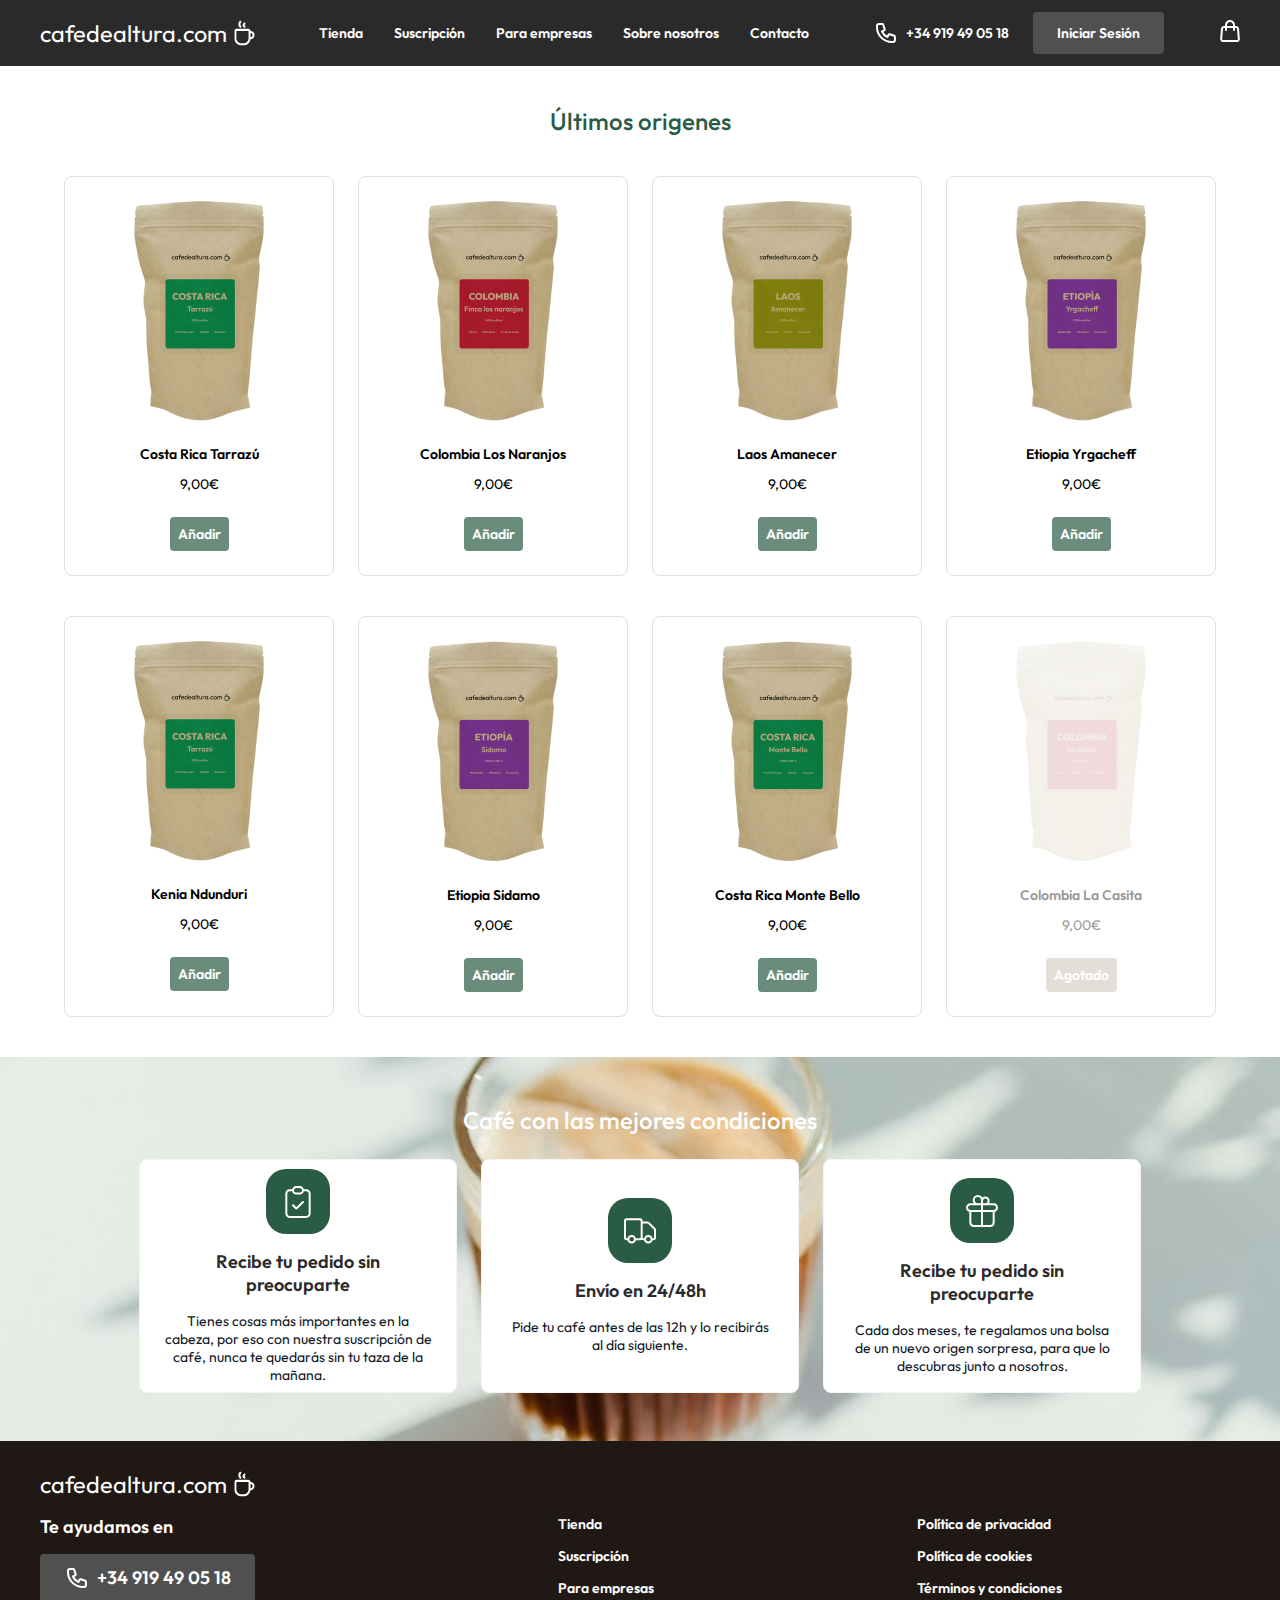
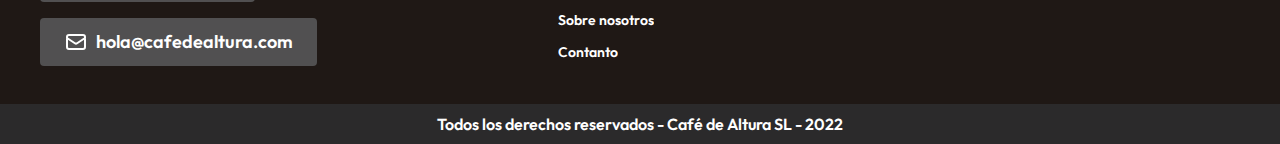
<file: pages/shop.html>
<!DOCTYPE html>
<html lang="en">
<head>
    <meta charset="UTF-8">
    <meta name="viewport" content="width=device-width, initial-scale=1.0">
    <title>Tienda - Cafe de Altura</title>
    <link rel="stylesheet" href="../style.css">
    <link rel="shortcut icon" href="../favicon/favicon.ico" type="image/x-icon">
</head>
<body>
    
            <!-- Nav -->

            
    <header>

        <nav class="nav flex">

            <a href="../index.html" class="navLogo flex">
                <p class="logo">cafedealtura.com</p>
                <img src="../images/icons/coffe_white.svg" alt="logo cafedealtura">
            </a>

            <ul class="navLinks hoverLinks flex">
                <li><a href="">Tienda</a></li>
                <li><a href="pages/shop.html">Suscripción</a></li>
                <li><a href="">Para empresas</a></li>
                <li><a href="">Sobre nosotros</a></li>
                <li><a href="">Contacto</a></li>
            </ul>
            <div class="telefonoNav flex">
                <a href="tel:+34919490518" class="flex">
                    <p class="gapTelefonoNav flex"><img src="../images/icons/phone_white.svg" alt="phone_white">+34 919 49 05 18</p>
                </a>
                <button class="botonSesion logo">Iniciar Sesión</button>
            </div>
            <a href="basket.html"><img src="../images/icons/basket_white.svg" alt="basket_white"></a>
        </nav>
    </header>

    <!-- Primer div productos -->
    
    <div class="divProducto flex column">
        <h2 class="novedades">Últimos origenes</h2>
        <div class="divContenedorProducto flex">
            <div class="producto flex column centerItems">
                <img src="../images/products/costaRicaTarrazu.png" alt="Costa Rica Tarrazu">
                <div class="nombrePrecio flex column">
                    <p class="nombre">Costa Rica Tarrazú</p>
                    <p class="precio">9,00€</p>
                </div>
                <button class="botonAnadir">Añadir</button>
            </div>
            <div class="producto flex column centerItems">
                <img src="../images/products/colombiaLosNaranjos.png" alt="">
                <div class="nombrePrecio flex column center">
                    <p class="nombre">Colombia Los Naranjos</p>
                    <p class="precio">9,00€</p>
                </div>
                <button class="botonAnadir">Añadir</button>
            </div>
            <div class="producto flex column centerItems">
                <img src="../images/products/laosAmanecer.png" alt="">
                <div class="nombrePrecio flex column center">
                    <p class="nombre">Laos Amanecer</p>
                    <p class="precio">9,00€</p>
                </div>
                <button class="botonAnadir">Añadir</button>
            </div>
            <div class="producto flex column centerItems">
                <img src="../images/products/etiopiaYrgacheff.png" alt="">
                <div class="nombrePrecio flex column center">
                    <p class="nombre">Etiopia Yrgacheff</p>
                    <p class="precio">9,00€</p>
                </div>
                <button class="botonAnadir">Añadir</button>
            </div>
        </div>



        <div class="divContenedorProducto flex">
            <div class="producto flex column centerItems">
                <img src="../images/products/costaRicaTarrazu.png" alt="Kenia Ndunduri">           <!-- No cambio imagen por que no deja descargarla -->
                <div class="nombrePrecio flex column">
                    <p class="nombre">Kenia Ndunduri</p>
                    <p class="precio">9,00€</p>
                </div>
                <button class="botonAnadir">Añadir</button>
            </div>
            <div class="producto flex column centerItems">
                <img src="../images/products/etiopiaSidamo.png" alt="etiopiaSidamo">
                <div class="nombrePrecio flex column center">
                    <p class="nombre">Etiopia Sidamo</p>
                    <p class="precio">9,00€</p>
                </div>
                <button class="botonAnadir">Añadir</button>
            </div>
            <div class="producto flex column centerItems">
                <img src="../images/products/costaRicaMontebello.png" alt="Costa Rica MonteBello">
                <div class="nombrePrecio flex column center">
                    <p class="nombre">Costa Rica Monte Bello</p>
                    <p class="precio">9,00€</p>
                </div>
                <button class="botonAnadir">Añadir</button>
            </div>
            <div class="producto flex column centerItems">
                <img src="../images/products/colombiaLacasita.png" alt="" class="productoAgotado">
                <div class="nombrePrecio flex column center">
                    <p class="nombre productoAgotado">Colombia La Casita</p>
                    <p class="precio productoAgotado">9,00€</p>
                </div>
                <button class="botonAnadir botonAgotado">Agotado</button>
            </div>
        </div>
               
        
       
    </div>



    <!-- Segundo div (cards) -->


    <div>
        <div class="divCards flex column centerItems">

            <h2>Café con las mejores condiciones</h2>


            <div class="divCardsTarjetas flex">
                <div class="card flex column centerItems">
                    <img src="../images/icons/clipboardCheck_white.svg" alt="Check Pizara" class="cardCuadro flex column">
                    <p class="cardTitulo">Recibe tu pedido sin preocuparte</p>
                    <p class="cardParrafo">Tienes cosas más importantes en la cabeza, por eso con nuestra suscripción de
                        café, nunca te quedarás sin tu taza de la mañana. </p>
                </div>

                <div class="card flex column centerItems">
                    <img src="../images/icons/truck_white.svg" alt="Camion blanco" class="cardCuadro flex column">
                    <p class="cardTitulo">Envío en 24/48h</p>
                    <p class="cardParrafo">Pide tu café antes de las 12h y lo recibirás al día siguiente.</p>
                </div>

                <div class="card flex column centerItems">
                    <img src="../images/icons/gift_white.svg" alt="Regalo blanco" class="cardCuadro flex column">
                    <p class="cardTitulo">Recibe tu pedido sin preocuparte</p>
                    <p class="cardParrafo">Cada dos meses, te regalamos una bolsa de un nuevo origen sorpresa, para que
                        lo descubras junto a nosotros.</p>
                </div>
            </div>
        </div>
    </div>



    <!-- Tercer div (footer) -->



    <div class="footerFuera">

        <div class="footerDentro">

            <a href="../index.html" class="navLogo flex">
                <p class="logoFooter">cafedealtura.com</p>
                <img src="../images/icons/coffe_white.svg" alt="logo">
            </a>

            <div class="footerDentroAbajo">

                <div class="footerTeAyudamos">
                    <p>Te ayudamos en</p>

                    <a href="tel: +34 919 49 05 18" class="botonTelefono">
                        <img src="../images/icons/phone_white.svg" alt="">
                        <p>+34 919 49 05 18</p>
                    </a>

                    <a href="mailto: hola@cafedealtura.com" class="botonTelefono">
                        <img src="../images/icons/mail_white.svg" alt="">
                        <p>hola@cafedealtura.com</p>
                    </a>


                </div>
                
                
                <div class="linksFooter1">
                    <a href=""><p>Tienda</p></a>
                    <a href=""><p>Suscripción</p></a>
                    <a href=""><p>Para empresas</p></a>
                    <a href=""><p>Sobre nosotros</p></a>
                    <a href=""><p>Contanto</p></a>

                </div>
                
                
                <div class="linksFooter2">
                    <a href=""><p>Política de privacidad</p></a>
                    <a href=""><p>Política de cookies</p></a>
                    <a href=""><p>Términos y condiciones</p></a>
                </div>


            </div>

        </div>
        
        <div class="footerDerechosReservados">
            <p>Todos los derechos reservados - Café de Altura SL - 2022</p>
        </div>

    </div>




</body>
</html>
</file>
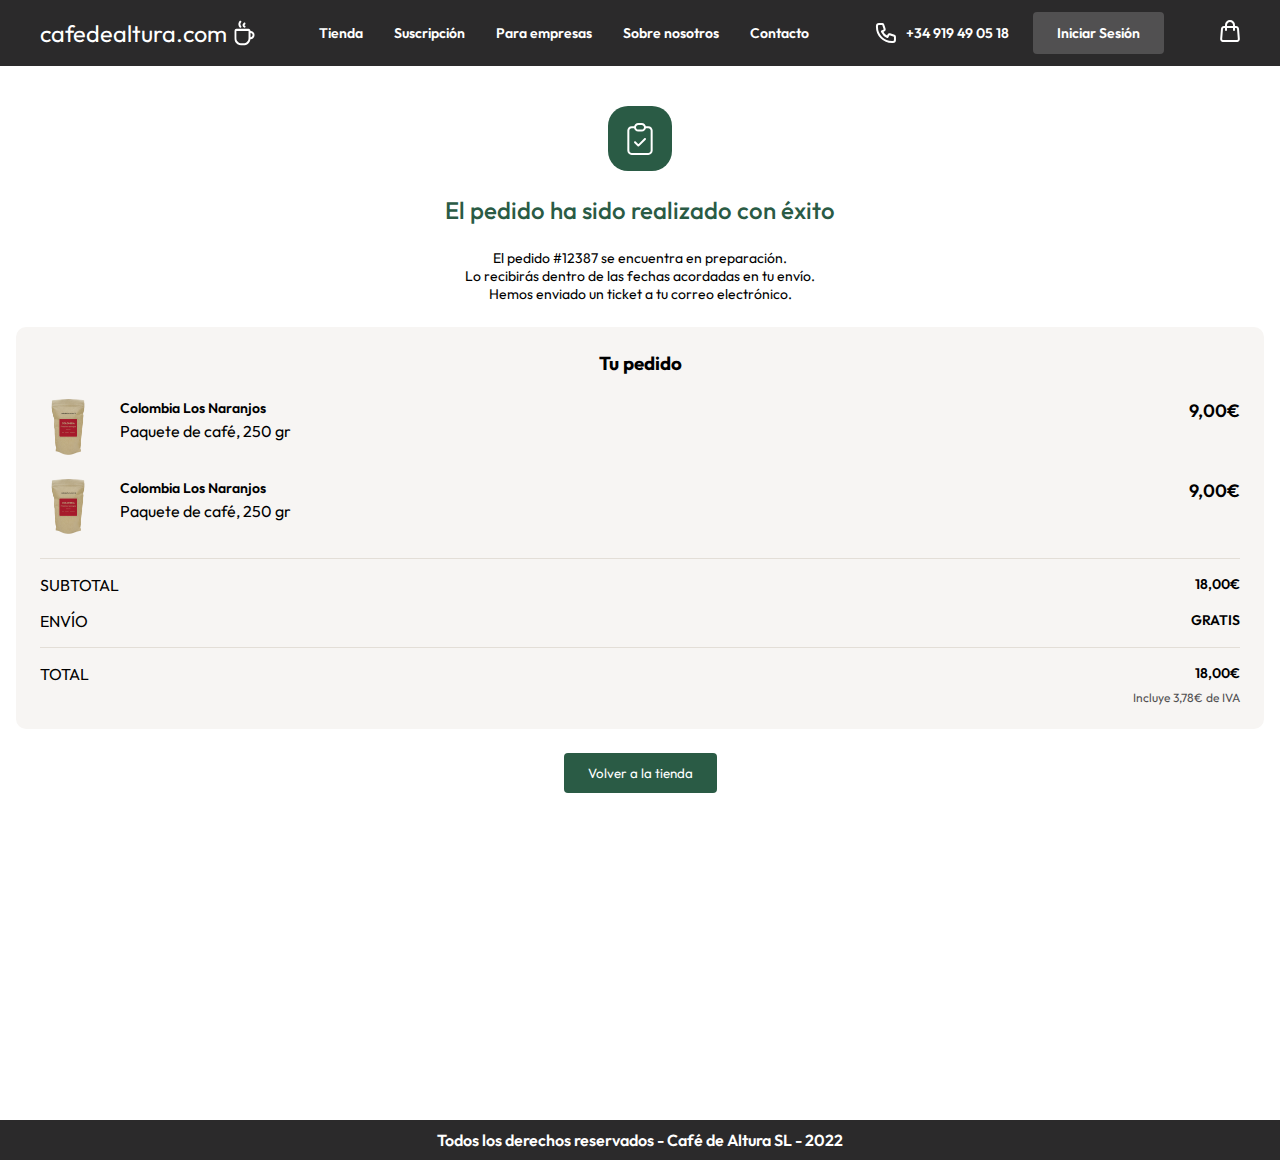
<file: pages/success.html>
<!DOCTYPE html>
<html lang="en">
<head>
    <meta charset="UTF-8">
    <meta name="viewport" content="width=device-width, initial-scale=1.0">
    <title>Pedido realizado - Café de Altura</title>
    <link rel="stylesheet" href="../style.css">
    <link rel="shortcut icon" href="../favicon/favicon.ico" type="image/x-icon">
</head>


<body>


    <!-- Header (NAV) -->


    <header>

        <nav class="nav flex">

            <a href="../index.html" class="navLogo flex">
                <p class="logo">cafedealtura.com</p>
                <img src="../images/icons/coffe_white.svg" alt="logo cafedealtura">
            </a>

            <ul class="navLinks hoverLinks flex">
                <li><a href="shop.html">Tienda</a></li>
                <li><a href="">Suscripción</a></li>
                <li><a href="">Para empresas</a></li>
                <li><a href="">Sobre nosotros</a></li>
                <li><a href="">Contacto</a></li>
            </ul>
            <div class="telefonoNav flex">
                <a href="tel:+34919490518" class="flex">
                    <p class="gapTelefonoNav flex"><img src="../images/icons/phone_white.svg" alt="phone_white">+34 919 49 05 18</p>
                </a>
                <button class="botonSesion logo">Iniciar Sesión</button>
            </div>
            <a href="basket.html"><img src="../images/icons/basket_white.svg" alt="basket_white"></a>
        </nav>
    </header>


    <!-- Body (DIV) -->


    <div class="divPedidoRealizadoFuera">

        <div class="divPizarra">
            <img src="../images/icons/clipboardCheck_white.svg" alt="check">
        </div>

        <h2 class="peidoRealizadoCSS">El pedido ha sido realizado con éxito</h2>

        <p class="pedidoPreparacionCSS">El pedido #12387 se encuentra en preparación. <br>
            Lo recibirás dentro de las fechas acordadas en tu envío. <br>
            Hemos enviado un ticket a tu correo electrónico.</p>

        
        
        
        <div class="divPedidoFinal">

            <h3>Tu pedido</h3>

            <div class="realizadoProducto">
                <img src="../images/products/colombiaLosNaranjos.png" alt="" class="imagenProductoTotal">
                
                <div class="infoProducto">
                    <p class="nombreCSS">Colombia Los Naranjos</p>

                    <p>Paquete de café, 250 gr</p>
                </div>
                
                <h3 class="precioCSS">9,00€</h3>

            </div>
            
            <div class="realizadoProducto">
                <img src="../images/products/colombiaLosNaranjos.png" alt="" class="imagenProductoTotal">
                
                <div class="infoProducto">
                    <p class="nombreCSS">Colombia Los Naranjos</p>

                    <p>Paquete de café, 250 gr</p>
                </div>
                
                <h3 class="precioCSS">9,00€</h3>

            </div>




            <div class="divAbajoRealizado">
                <div class="lineaDivisoraRealizado"></div>
                
                <div class="divSubtotal">
                    <p>SUBTOTAL</p>
                    
                    <p class="nombreCSS">18,00€</p>

                </div>
                
                <div class="divSubtotal">
                    <p>ENVÍO</p>
                    
                    <p class="nombreCSS">GRATIS </p>

                </div>

                <div class="lineaDivisoraRealizado"></div>

                <div class="divSubtotal">
                    <p>TOTAL</p>

                    <div class="precioFinal">
                        <p class="nombreCSS">18,00€</p>
                        
                        
                        <p class="iva12">Incluye 3,78€ de IVA</p>
                    </div>
                </div>
            </div>



        </div>


        <a href="shop.html"><button class="botonTienda">Volver a la tienda</button></a>


    </div>


    <!--Footer -->


    <div class="footerDerechosReservados">
        <p>Todos los derechos reservados - Café de Altura SL - 2022</p>
    </div>


    
</body>
</html>
</file>
<file: style.css>
@import url('https://fonts.googleapis.com/css2?family=Outfit:wght@100;200;300;400;500;600;700;800;900&display=swap');

:root {
    --negro-nav: #2B2A2B;
    /*barra nav */
    --negro-boton: #515051;
    /*boton nav */
    --negro-footer: #1F1815;
    /* boton, footer */
    --verde-web: #2A5B45;
    /* verde que se usa en la web */
    --borde-producto: #E3DED7;
    /* borde de los productos default */
    --verde-boton-añadir: rgba(42, 91, 69, 0.70);
    /* Verde botones añadir */

}

/* Estilos generales */

* {
    padding: 0;
    margin: 0;
    font-family: 'Outfit', sans-serif;
    list-style: none;
}

.flex {
    display: flex;
}

.column {
    flex-direction: column;
}

.centerItems {
    align-items: center;
}

.startItems {
    align-items: flex-start;
}

a {
    text-decoration: none;
    color: inherit;
}

a:visited {
    text-decoration: none;
    color: inherit;

}

.pointer {
    cursor: pointer;
}



/* Barra de navegacion */

.nav {
    color: white;
    background-color: var(--negro-nav);
    padding: 12px 40px;
    justify-content: space-between;
    align-items: center;
    align-self: stretch;
    font-weight: 600;
    font-size: 14px;
}



.navLogo {
    align-items: center;
    gap: 7.33px;
}

.logo {
    font-size: 23.463px;
    font-weight: 400;
}

.navLinks {
    align-items: flex-start;
    gap: 15px;
}

.navLinks li {
    padding: 8px;
}

.telefonoNav {
    gap: 24px;
}

.gapTelefonoNav {
    gap: 8px;
    align-items: center;
}

.botonSesion {
    color: white;
    background-color: var(--negro-boton);
    padding: 12px 24px;
    align-items: flex-start;
    border-radius: 4px;
    border: none;
    font-weight: 600;
    font-size: 14px;
}



.botonSesion:hover {
    opacity: 0.3;
}

.hoverLinks li:hover {

    background: rgba(247, 245, 243, 0.10);
    padding: 8px;

    border-radius: 10px;

}



/* Primer div del body  */



.div1 {
    justify-content: center;
    padding: 48px 40px;
    gap: 24px;
}

.div1interior {
    align-items: flex-start;
    gap: 16px;

}

.div1interior h1 {
    font-size: 40px;
    font-weight: 600;
}

.div1interior h2 {
    font-size: 18px;
    font-weight: 600;

}

.div1interior p {
    font-size: 14px;
    font-weight: 400;
}



.botonDiv1 {
    gap: 16px;
    align-items: flex-start;
    border-radius: 4px;
    padding: 12px 24px;
    border: none;
    color: white;
    font-size: 14px;
    font-weight: 600;
}

.botonDiv2 {
    gap: 16px;
    align-items: flex-start;
    border-radius: 4px;
    padding: 12px 24px;
    border: none;
    color: white;
    font-size: 14px;
    font-weight: 600;
}

.botonDiv3 {
    gap: 16px;
    align-items: flex-start;
    border-radius: 4px;
    padding: 12px 24px;
    border: none;
    color: white;
    font-size: 14px;
    font-weight: 600;
}

.botonDiv1color1 {
    background-color: var(--negro-footer);
}

.botonDiv1color2 {
    background-color: var(--verde-web);
}

.botonDiv2:hover {
    background-color: var(--negro-boton);
}

.botonDiv3:hover {
    background-color: #2a5b45b3;
}



/* Segundo div del body (Cards) */



.divCards {
    padding: 48px 147px;
    align-self: stretch;
    justify-content: center;
    gap: 24px;
    background: url(images/photos/cafeSolo.jpg), lightgray 50%;
    background-size: 100%;
    background-position: center;

}

.divCards h2 {
    color: #FFF;
    font-size: 24px;
    font-weight: 500;

}

.divCardsTarjetas {
    align-items: flex-start;
    gap: 24px;
}

.card {
    padding: 24px;
    justify-content: center;
    gap: 16px;
    border-radius: 8px;
    border: 1px solid #F7F5F3;
    background: #FFF;
    width: 268px;
    height: 184px;
}

.cardCuadro {
    padding: 12px;
    align-items: flex start;
    gap: 8px;
    border-radius: 20px;
    background-color: var(--verde-web);
}

.cardTitulo {
    align-self: stretch;
    text-align: center;
    color: #2B2A2B;
    font-size: 18px;
    font-weight: 600;
}

.cardParrafo {
    align-self: stretch;
    text-align: center;
    color: #111827;
    font-size: 14px;
    font-weight: 400;
}







/* Tercer div del body (Producto) */


.divProducto {
    padding: 40px;
    gap: 40px;
    align-items: center;
    /* align-self: stretch; */
}

.novedades {
    color: var(--verde-web);
    font-size: 24px;
    font-weight: 500;
}

.divContenedorProducto {
    gap: 24px;
}

.producto {
    padding: 24px;
    gap: 24px;
    border-radius: 8px;
    border: 1px solid var(--borde-producto);
    cursor: pointer;
}

.producto:hover {
    background: #F7F5F3;
}


.productoAgotado {
    opacity: 0.4;
}



.producto:hover .botonAnadir {
    background-color: #2A5B45;
    color: #FFF;
}

.nombrePrecio {
    gap: 12px;
}

.nombre {
    color: #000;
    text-align: center;
    font-size: 14px;
    font-weight: 600;
}

.precio {
    color: #000;
    text-align: center;
    font-size: 14px;
    font-weight: 400;
}

.botonAnadir {
    justify-content: center;
    color: white;
    font-size: 14px;
    font-weight: 600;
    display: flex;
    padding: 8px;
    align-items: flex-start;
    border-radius: 4px;
    border: none;
    background-color: var(--verde-boton-añadir);


}

.botonAgotado {
    background-color: var(--borde-producto);
}

.verTodos {
    gap: 16px;
}



/* Cuarto div del body (Preguntas Frecuentes) */



.divPreguntas {
    align-self: stretch;
    padding: 48px 386px;
    gap: 24px;
    background: var(--verde-web);
}

.divPreguntas h2 {
    color: #FFF;
    font-size: 24px;
    font-weight: 500;

}


.divPreguntasCards {
    gap: 16px;
}

.preguntasCards {
    padding: 24px;
    width: 668px;
    gap: 16px;
    background: #FFF;
    border-radius: 10px;
}

.preguntasCardsTitulo {
    justify-content: space-between;
    align-self: stretch;
}

.preguntasCardsTitulo h3 {
    font-size: 18px;
    font-weight: 600;
    color: var(--negro-nav);
}

.preguntasCardsDivisor {
    width: 620px;
    height: 1px;
    background: #E3DED7;
}

.parrafoCardPreguntas {
    font-size: 12px;
    font-weight: 400;
}

.oculto1 {
    display: none;
}

.oculto2 {
    display: none;
}

.noOculto:hover~.oculto1,
.noOculto:hover~.oculto2 {
    display: block;
}

.resolvemosTusDudas {
    color: #FFF;
    font-size: 14px;
    font-weight: 600;
    text-decoration: underline;
}



/* Quinto div (Pruebalo en nuestro coffe shop) */



.divCafeteria {
    padding: 44.607px 40px 45.393px 40px;
    align-self: stretch;
    justify-content: center;
    align-items: center;
    background: #F7F5F3;
}

.divCafeteriaInterior {
    width: 1200px;
    justify-content: space-between;
    align-items: center;
}

.divCafeteriaInterior2 {
    width: 457px;
    gap: 16px;
    flex-shrink: 0;
}

.divCafeteriaInterior2 h2 {
    font-size: 24px;
    font-weight: 500;
    color: var(--verde-web);
}

.divCafeteriaInterior2 p {
    font-size: 14px;
    font-weight: 400;
}

.gapCafeteria {
    gap: 16px;
}

.gapCafeteria a {
    font-size: 14px;
    font-weight: 600;
    text-decoration: underline;
}



/* Sexto div (Contacto) */



.divContactoFuera {
    justify-content: center;
    align-items: center;
    align-self: stretch;
    background: #E3DED7;
}


.divContactoDentro {
    justify-content: center;
    align-items: center;
    gap: 24px;

}

.divContactoIzquierda {
    width: 588px;
    align-items: flex-start;
    gap: 32px;
    color: #6B7280;
}

.divContactoIzquierdaTitulo {
    align-items: flex-start;
    gap: 12px;
    align-self: stretch;
}

.divContactoIzquierdaTitulo h3 {
    color: #111827;
    font-size: 18px;
    font-weight: 600;
}

.divContactoIzquierdaTitulo p {
    font-size: 14px;
    font-weight: 400;

}

.divContactoIzquierdaDatos {
    align-items: flex-start;
    align-self: stretch;
    gap: 24px;

}

.divContactoIzquierdaTelefonoEmail {
    align-items: flex-start;
    align-self: stretch;
    gap: 12px;
}


.divContactoIzquierdaTelefono {
    align-items: center;
    align-self: stretch;
    gap: 12px;
}

.divContactoIzquierdaTelefono p {
    font-size: 14px;
    font-weight: 400;
}

.spanLink {
    color: #111827;
    font-weight: 600;
    text-decoration-line: underline;
}



.divContactoFormularioFuera {
    width: 588px;
    padding: 32px 32px 48px;
    justify-content: center;
    align-items: center;
    background: #FFF;
}

.divContactoFormularioDentro {
    align-items: flex-start;
    gap: 24px;
}

.formularioNombre {
    display: flex;
    flex-direction: column;
    align-items: flex-start;
    gap: 4px;
    align-self: stretch;
    width: 470px;
}

.telefonoAncho {
    width: 405px;
    /* Pendiente de descubrir como hacerlo sin px concretos */
    height: 16px;
}

.telefonoAncho:focus {
    border: 2px solid #3F8F6B;
}


.formularioNombreInput {
    padding: 9px 13px;
    border-radius: 6px;
    border: 1px solid #D1D5DB;
    width: 470px;

}

.formularioNombreInput:hover {
    border: 1px solid #9B9EA3;
}


.formularioNombreInput:focus {
    border: 2px solid #3F8F6B;
}

.bordeTelefono {
    border-radius: 6px;
    border: 1px solid #D1D5DB;
    /* width: 497.6px; */
    align-items: center;

}

.telefonoSelector {
    padding: 9px 13px;
    border-radius: 6px;
    border: none;
}

.telefonoSelector:hover {
    border: 1px solid #9B9EA3;
}

.telefonoSelector:focus {
    border: 2px solid #3F8F6B;
}

.formlarioAreaTextoVacio {
    display: flex;
    flex-direction: column;
    align-items: flex-start;
    gap: 4px;
    align-self: stretch;
    width: 470px;
}

.textArea {
    height: 122px;
    align-self: stretch;
    border-radius: 6px;
    border: 1px solid #D1D5DB;
    padding: 9px 13px;
    width: 470px;

}

.checkBoxPolitica {
    display: flex;
    align-items: flex-start;
    align-self: stretch;
    gap: 12px;
}

.checkBoxPolitica p {
    color: #374151;
    font-size: 14px;
    font-weight: 400;
}

.spanPolitica {
    font-weight: 600;
    text-decoration: underline;
}


.botonEnviar {
    display: flex;
    padding: 12px 24px;
    align-items: flex-start;
    gap: 8px;
    border-radius: 4px;
    background: var(--verde-web);
    font-weight: 600;
    color: #FFF;
    border: none;
}



/* Spetimo div Footer */



.footerFuera {
    display: flex;
    padding-top: 28.607px;
    flex-direction: column;
    justify-content: flex-end;
    align-items: center;
    gap: 37.732px;
    align-self: stretch;
    background: #1F1815;
}

.footerDentro {
    display: flex;
    width: 1200px;
    flex-direction: column;
    align-items: flex-start;
    gap: 16px;
}


.logoFooter {
    color: #FFF;
    font-size: 23.463px;
}

.footerDentroAbajo {
    width: 1132px;
    height: 152px;
    display: flex;
    justify-content: space-between;
}

.footerTeAyudamos {
    display: flex;
    width: 255.333px;
    flex-direction: column;
    align-items: flex-start;
    gap: 16px;
}

.footerTeAyudamos p {
    font-size: 18px;
    font-weight: 600;
    color: #FFF;
}

.botonTelefono {
    display: flex;
    padding: 12px 24px;
    align-items: center;
    gap: 8px;
    border-radius: 4px;
    background: #515051;
}

.botonTelefono p {
    font-weight: 600;
    color: #FFF;
}


.linksFooter1 {
    display: inline-flex;
    flex-direction: column;
    align-items: flex-start;
    gap: 16px;

}

.linksFooter1 * p {
    height: 16px;
    overflow: hidden;
    color: #FFF;
    text-overflow: ellipsis;
    white-space: nowrap;
    font-size: 14px;
    font-weight: 600;
}

.linksFooter2 {
    display: flex;
    width: 255.333px;
    flex-direction: column;
    align-items: flex-start;
    gap: 16px;
}

.linksFooter2 * p {
    height: 16px;
    overflow: hidden;
    color: #FFF;
    text-overflow: ellipsis;
    white-space: nowrap;
    font-size: 14px;
    font-weight: 600;
}


.footerDerechosReservados {
    display: flex;
    height: 40px;
    width: 100%;
    justify-content: center;
    align-items: center;
    background: #2B2A2B;
}

.footerDerechosReservados p {
    color: #FFF;
    font-weight: 600;
}




/* Pagina Cesta */


/* Div cesta */


.divCestaFuera {
    display: flex;
    padding: 40px;
    flex-direction: column;
    align-items: center;
    gap: 24px;
    align-self: stretch;

}


.divCestaDentro {
    display: flex;
    justify-content: center;
    align-items: flex-start;
    gap: 24px;
    align-self: stretch;
    height: 678px;
}


.divCestaDentroIzquierda {
    display: flex;
    padding: 8px;
    flex-direction: column;
    align-items: flex-start;
    gap: 24px;

}

.divCestaDivisor {
    width: 776px;
    height: 1px;
    background: var(--borde-producto);
}

.divCestaProducto {
    display: flex;
    align-items: flex-start;
    gap: 24px;
}

.divCestaProductoImagen {
    width: 55.66px;
    height: 55.66px;
}

.divCestaProductoNombre {
    display: flex;
    width: 506.34px;
    flex-direction: column;
    align-items: flex-start;
    gap: 4px;
}


.selectorCantidad {
    display: flex;
    justify-content: center;
    align-items: center;
    gap: 8px;
    align-self: stretch;
}


.cantidadCirculo {
    border-radius: 200px;
    background: rgba(42, 91, 69, 0.10);
    display: flex;
    width: 24px;
    height: 24px;
    /* padding: 1px; */
    flex-direction: column;
    justify-content: center;
    align-items: center;
}

.cantidadCirculo p {
    font-size: 12px;
    font-weight: 400;
    color: var(--verde-web);
}

.tipoEnvio {
    display: flex;
    align-items: center;
    gap: 16px;
    align-self: stretch;
    /* justify-content: space-between; */
}

.tipoEnvioCentro {
    display: flex;
    flex-direction: column;
    align-items: flex-start;
    gap: 4px;
    flex: 1 0 0;
}

.divCestaDentroDerecha {
    display: flex;
    width: 384px;
    padding: 24px;
    flex-direction: column;
    align-items: flex-start;
    gap: 16px;
    background: #F7F5F3;
}


.divCestaDentroDerechaArriba {
    display: flex;
    flex-direction: column;
    align-items: flex-start;
    gap: 16px;
}


.divCestaDerechaDivisor {
    width: 336px;
    height: 1px;
    background: var(--borde-producto);
}


.divCestaDentroDerechaTotales {
    display: flex;
    width: 336px;
    justify-content: space-between;
    align-items: flex-start;
}

.totalTotal {
    display: flex;
    flex-direction: column;
    align-items: flex-end;
    gap: 8px;
}


#totalIva {
    font-size: 12px;
    text-align: right;
    color: #515051;
}

.cestaPrecios {
    font-size: 14px;
    font-weight: 600;
    color: #000;
}


.divCestaDentroDerechaAbajo {
    display: flex;
    align-items: flex-start;
    gap: 16px;
}

.botonCheckout {
    display: flex;
    padding: 12px 24px;
    align-items: flex-start;
    gap: 8px;
    border-radius: 4px;
    background: #2A5B45;
    border: none;
    color: #FFF;
    font-weight: 600;
    cursor: pointer;
}

.seguirComprando {
    color: var(--verde-web);
    font-size: 14px;
    font-weight: 600;
    display: flex;
    padding: 12px 24px;
    align-items: flex-start;
    gap: 8px;
    border: none;
    background: none;
    cursor: pointer;
}


.derechosReservadosCheck {
    display: flex;
    padding: 12px 0px;
    justify-content: center;
    align-items: center;
    align-self: stretch;
}


.radioCSS {
    scale: 1.5;
    /* background-color: var(--verde-web);    Tengo que ver por que no me cambiar el color, quizas debido a que el color es algo nativo del navegador del usuario (quizas con javascript) */
}


.cestaCSS {
    font-size: 24px;
    font-weight: 500;
    color: var(--verde-web);
}

.nombreProductoCSS {
    font-size: 14px;
    font-weight: 600;
    color: #000;
}

.tituloCestaCSS {
    font-size: 18px;
    font-weight: 600;
    color: #000;
}

.opcionesEnvioCSS {
    font-size: 14px;
    font-weight: 600;
    color: #000;
}




/* Estilso Checkout (DIV princpial) */



.divCheckoutFuera {
    display: flex;
    padding: 40px;
    flex-direction: column;
    align-items: center;
    gap: 24px;
    align-self: stretch;
}


.tituloCheckout {
    font-size: 24px;
    font-weight: 500;
    color: var(--verde-web);
}


.divCheckoutDentro {
    display: flex;
    justify-content: center;
    align-items: flex-start;
    gap: 24px;
    align-self: stretch;
}



.divCheckoutDentroIzquierda {
    display: flex;
    padding: 8px;
    flex-direction: column;
    align-items: flex-start;
    gap: 24px;
}


.divCheckoutDentroDerecha {
    display: flex;
    width: 384px;
    padding: 24px;
    flex-direction: column;
    align-items: flex-start;
    gap: 16px;
}


.tarjetaDebito {
    display: flex;
    align-items: center;
    gap: 16px;
    align-self: stretch;
}


.tarjetaDebitoDentro {
    display: flex;
    flex-direction: column;
    align-items: flex-start;
    gap: 4px;
    flex: 1 0 0;
}

.tarjetaDebitoFinalVacio {
    width: 55px;
    height: 24px;
}


.formularioTarjeta {
    display: flex;
    flex-direction: column;
    align-items: flex-start;
    gap: 8px;
}


.formularioTarjetaNombre {
    display: flex;
    width: 279px;
    flex-direction: column;
    align-items: flex-start;
    gap: 3px;
}


.formularioBoxNombre {
    border-radius: 6px;
    border: 1px solid #D1D5DB;
    background: #FFF;
    padding: 10px 8px;
    width: 100%;
}

.formularioBoxTarjetaFuera {
    display: flex;
    width: 279px;
    align-items: flex-start;
    gap: 24px;
    /* width: 279px; */
}

.formlarioBoxTarjetaDentro {
    display: flex;
    flex-direction: column;
    align-items: flex-start;
    gap: 3px;
    width: 127.5px;
}


.boxTarjeta {
    border-radius: 6px;
    border: 1px solid #D1D5DB;
    background: #FFF;
    padding: 10px 8px;
    width: 119px;
}


.divisorCheckout {
    width: 776px;
    height: 1px;
    background: #E3DED7;
}


.datosTransferencia {
    display: flex;
    align-items: center;
    gap: 16px;
    align-self: stretch;
}

.transferenciaDentro {
    display: flex;
    flex-direction: column;
    align-items: flex-start;
    gap: 4px;
}

.divBizum {
    display: flex;
    align-items: center;
    gap: 16px;
    align-self: stretch;
}

.formularioEnvioFuera {
    display: flex;
    width: 521px;
    flex-direction: column;
    align-items: flex-start;
    gap: 8px;
}

.formularioEnvioDentro {
    display: flex;
    flex-direction: column;
    align-items: flex-start;
    gap: 3px;
    align-self: stretch;
    width: 100%;
}

.boxDireccion {
    padding: 10px 8px;
    border-radius: 6px;
    border: 1px solid #D1D5DB;
    background: #FFF;
    width: 505px;
}

.boxDireccion1 {
    padding: 10px 8px;
    border-radius: 6px;
    border: 1px solid #D1D5DB;
    background: #FFF;
    width: 515px;
}


.poblacion {
    display: flex;
    align-items: flex-start;
    gap: 24px;
    align-self: stretch;
}

.poblacionDentro {
    display: flex;
    flex-direction: column;
    align-items: flex-start;
    gap: 3px;

}

.poblacion1Box {
    border-radius: 6px;
    border: 1px solid #D1D5DB;
    background: #FFF;
    padding: 10px 8px;
    width: 233px;
}

.poblacionBox {
    border-radius: 6px;
    border: 1px solid #D1D5DB;
    background: #FFF;
    padding: 10px 8px;
    width: 96px;
}

.calleFuera {
    display: flex;
    align-items: flex-start;
    gap: 24px;
    align-self: stretch;
}


.calleDentro {
    display: flex;
    flex-direction: column;
    align-items: flex-start;
    gap: 3px;
}

.datosNombreCSS {
    font-size: 12px;
    font-weight: 400;
    color: #000;
}


.divCheckoutTotal {
    display: flex;
    width: 384px;
    padding: 24px;
    flex-direction: column;
    align-items: flex-start;
    gap: 16px;
    border-radius: 10px;
    background: #F7F5F3;
}


.totalDentro {
    display: flex;
    flex-direction: column;
    align-items: flex-start;
    gap: 16px;
}

.divisorTotalCarrito {
    width: 336px;
    height: 1px;
    background: #E3DED7;
}

.subtotal {
    display: flex;
    width: 336px;
    justify-content: space-between;
    align-items: flex-start;
}

.totalEnvio {
    display: flex;
    width: 336px;
    justify-content: space-between;
    align-items: flex-start;
}

.precioEnvioTotal {
    display: flex;
    flex-direction: column;
    align-items: flex-end;
    gap: 8px;
}

.botonPagar {
    border-radius: 4px;
    opacity: 0.3;
    background: var(--verde-web);
    font-size: 14px;
    font-weight: 600;
    color: #FFF;
    padding: 12px 24px;
}








.datosTarjetaCSS {
    font-size: 12px;
    font-weight: 400;
    color: #000;
}

.totalCarritoCSS {
    font-size: 18px;
    font-weight: 600;

}

.subtotalCSS {
    font-size: 14px;
    font-weight: 600;
}

.incluyeIvaCSS {
    color: #515051;
    font-size: 12px;
    font-weight: 400;
}



/* Pagina pedido realizado */


.divPedidoRealizadoFuera {
    display: flex;
    padding: 40px;
    flex-direction: column;
    align-items: center;
    gap: 24px;
    align-self: stretch;
    height: 974px;
}

.divPizarra {
    display: flex;
    padding: 12px;
    flex-direction: column;
    align-items: flex-start;
    gap: 8px;
    border-radius: 20px;
    background: var(--verde-web);
}






.peidoRealizadoCSS {
    font-size: 24px;
    font-weight: 500;
    color: var(--verde-web);
}

.pedidoPreparacionCSS {
    color: #000;
    font-size: 14px;
    font-weight: 400;
    text-align: center;
}


.divPedidoFinal {
    display: flex;
    width: 1200px;
    padding: 24px;
    flex-direction: column;
    align-items: center;
    gap: 24px;
    border-radius: 10px;
    background: #F7F5F3;

}


.realizadoProducto {
    display: flex;
    align-items: flex-start;
    gap: 24px;
    align-self: stretch;
}




.imagenProductoTotal {
    width: 55.7px;
    height: 55.7px;
}


.infoProducto {
    display: flex;
    flex-direction: column;
    align-items: flex-start;
    gap: 4px;
    width: 1100px;
}


.divAbajoRealizado {
    display: flex;
    flex-direction: column;
    align-items: flex-start;
    gap: 16px;
    align-self: stretch;
}

.lineaDivisoraRealizado {
    width: 1200px;
    height: 1px;
    background: #E3DED7;
}


.divSubtotal {
    display: flex;
    justify-content: space-between;
    align-items: flex-start;
    align-self: stretch;
}

.precioFinal {
    display: flex;
    flex-direction: column;
    align-items: flex-end;
    gap: 8px;
}

.botonTienda {
    padding: 12px 24px;
    border-radius: 4px;
    background-color: var(--verde-web);
    border: none;
    color: #FFF;
    cursor: pointer;

}







.tuPedidoCSS {
    font-size: 18px;
    font-weight: 600;

}

.nombreCSS {
    font-size: 14px;
    font-weight: 600;
}

.precioCSS {
    font-size: 18px;
    font-weight: 600;
}

.iva12 {
    font-size: 12px;
    font-weight: 400;
    color: #515051;
}






/* Tema oscuro */



.tema-oscuro {
    background-color: var(--negro-nav);
    color: #FFF;
}


.sizeMoon {
    width: 25px;
    height: 25px;
}

.producto-tema-oscuro {
    padding: 24px;
    gap: 24px;
    border-radius: 8px;
    border: 1px solid var(--borde-producto);
    cursor: pointer;
}

.producto-tema-oscuro:hover {
    background: #5F5F5F;
}

.botonAnadir-tema-oscuro {
    background: #5F5F5F;
}


.cardTitulo-tema-oscuro {
    background: #5F5F5F;
}
</file>
